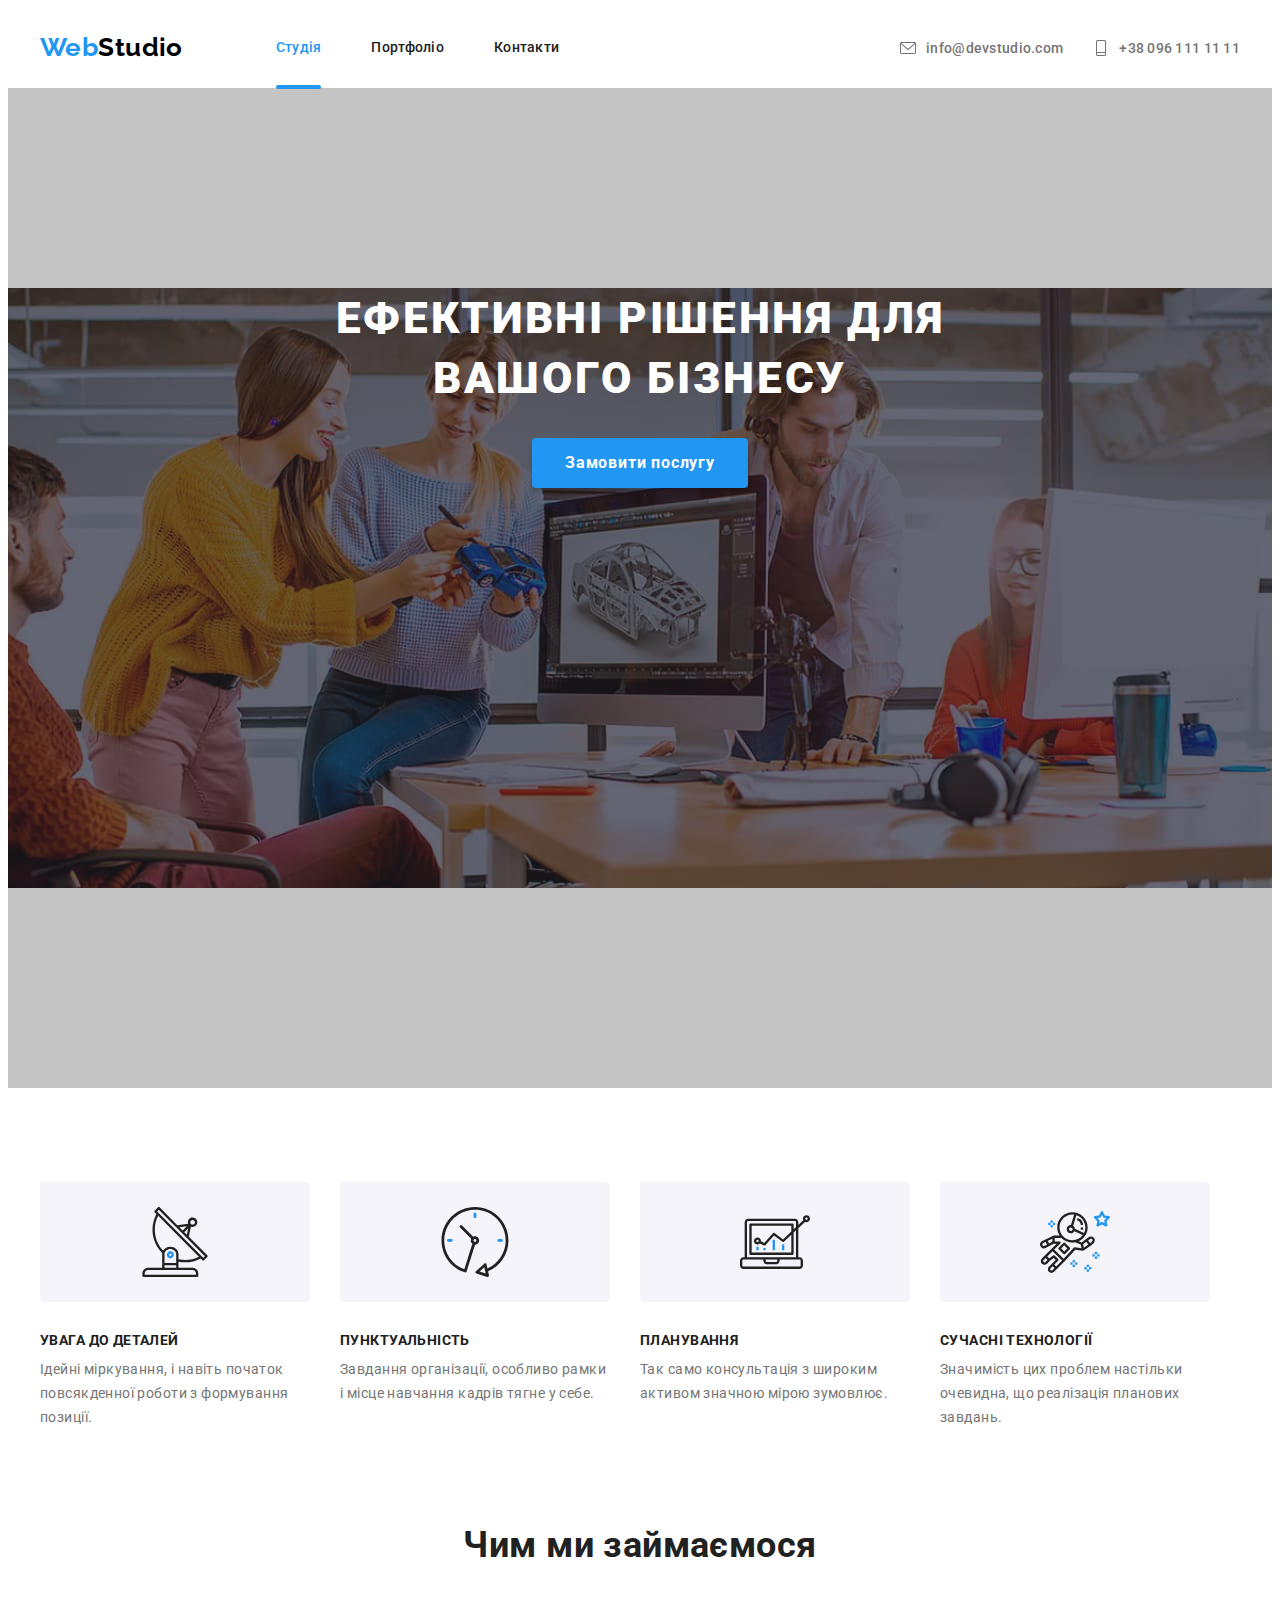
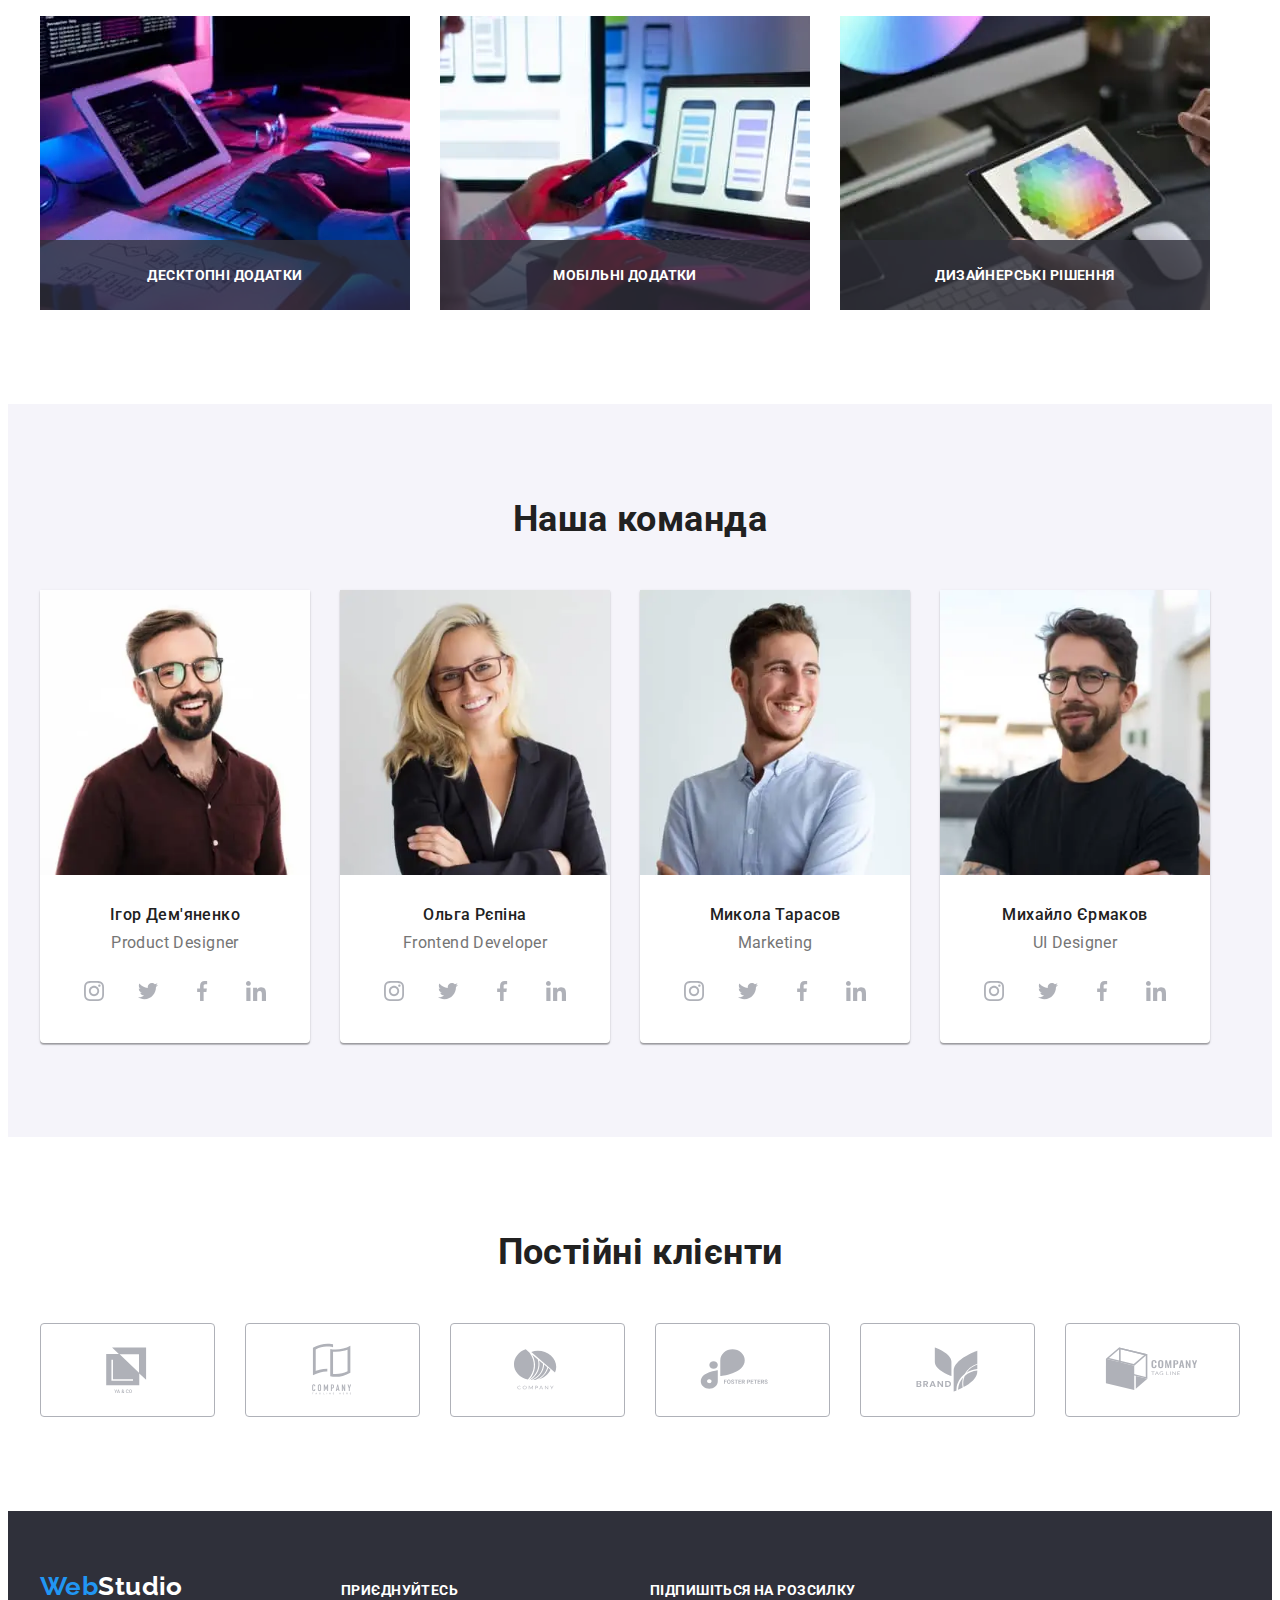
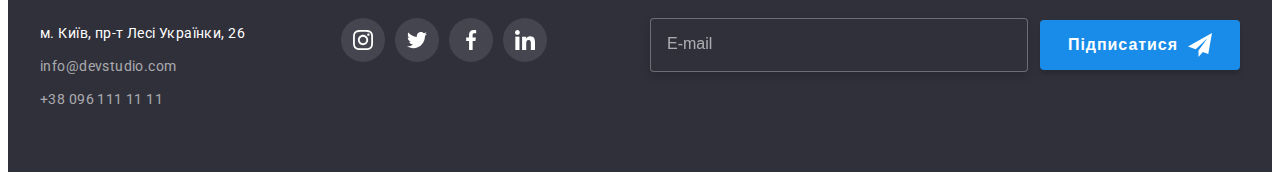
<file: index.html>
<!DOCTYPE html>
<html lang="uk">
  <head>
    <meta charset="UTF-8" />
    <meta http-equiv="X-UA-Compatible" content="IE=edge" />
    <meta name="viewport" content="width=device-width, initial-scale=1.0" />
    <title>Document</title>
    <link rel="preconnect" href="https://fonts.googleapis.com" />
    <link rel="preconnect" href="https://fonts.gstatic.com" crossorigin />
    <link
      href="https://fonts.googleapis.com/css2?family=Raleway:wght@700&family=Roboto:wght@400;500;700;900&display=swap"
      rel="stylesheet"
    />
    <link
      rel="stylesheet"
      href="https://cdnjs.cloudflare.com/ajax/libs/modern-normalize/1.1.0/modern-normalize.min.css"
      integrity="sha512-wpPYUAdjBVSE4KJnH1VR1HeZfpl1ub8YT/NKx4PuQ5NmX2tKuGu6U/JRp5y+Y8XG2tV+wKQpNHVUX03MfMFn9Q=="
      crossorigin="anonymous"
      referrerpolicy="no-referrer"
    />
    <link rel="stylesheet" href="./css/main.min.css" />
  </head>
  <body>
    <!-- ?Header -->
    <header class="page-header">
      <div class="nav container">
        <!-- ?Logo -->
        <a href="./index.html" class="logo link"
          >Web<span class="logo__black">Studio</span></a
        >
        <!-- ?Nav -->
        <nav class="main">
          <ul class="main-nav">
            <li class="main-nav__list">
              <a href="./index.html" class="main-nav__link link current"
                >Студія</a
              >
            </li>
            <li class="main-nav__list">
              <a href="./portfolio.html" class="main-nav__link link"
                >Портфоліо</a
              >
            </li>
            <li class="main-nav__list">
              <a href="" class="main-nav__link link">Контакти</a>
            </li>
          </ul>
        </nav>
        <!-- ?Menu Burger -->
        <button
          type="button"
          class="mobile-menu-btn"
          aria-expanded="false"
          data-menu-open
        >
          <svg
            class="mobile-menu-btn__opens"
            aria-label="Перемикач мобільного меня"
          >
            <use href="./images/svg/sprite.svg#icon-burger"></use>
          </svg>
        </button>
        <!-- ?Contact -->
        <ul class="contact">
          <li class="contact__list">
            <a href="mailto:info@devstudio.com" class="contact__list_link link">
              <svg class="contact__list_icon">
                <use href="./images/svg/sprite.svg#icon-email"></use>
              </svg>
              info@devstudio.com</a
            >
          </li>
          <li class="contact__list">
            <a href="tel:+380961111111" class="contact__list_link link">
              <svg class="contact__list_icon">
                <use href="./images/svg/sprite.svg#icon-phone"></use>
              </svg>
              +38 096 111 11 11</a
            >
          </li>
        </ul>
      </div>
      <!-- ?Modile menu  -->
      <div class="mobile-menu" id="mobile-menu" data-menu>
        <div class="container mobile-menu__container">
          <button class="mobile-menu__close" data-menu-close>
            <svg
              class="mobile-menu__close-icon"
              aria-label="Вимикач мобільного меня"
            >
              <use href="./images/svg/sprite.svg#icon-close"></use>
            </svg>
          </button>
          <ul class="mobile-menu__nav-list">
            <li>
              <a href="./index.html" class="mobile-menu__nav-item link current"
                >Студія</a
              >
            </li>
            <li>
              <a href="./portfolio.html" class="mobile-menu__nav-item link"
                >Портфоліо</a
              >
            </li>
            <li><a href="" class="mobile-menu__nav-item link">Контакти</a></li>
          </ul>
          <div class="mobile-menu__contact">
            <ul class="mobile-menu__contact-list">
              <li>
                <a
                  href="tel:+380961111111"
                  class="mobile-menu__contact-item-tel link"
                  >+38 096 111 11 11</a
                >
              </li>
              <li>
                <a
                  href="mailto:info@devstudio.com"
                  class="mobile-menu__contact-item-email link"
                  >info@devstudio.com</a
                >
              </li>
            </ul>
            <ul class="mobile-menu__social-list">
              <li>
                <a
                  href=""
                  class="mobile-menu__social-item mobile-menu__item link"
                  >Instagram</a
                >
              </li>
              <li>
                <a
                  href=""
                  class="mobile-menu__social-item mobile-menu__item link"
                  >Twitter</a
                >
              </li>
              <li>
                <a
                  href=""
                  class="mobile-menu__social-item mobile-menu__item link"
                  >Facebook</a
                >
              </li>
              <li>
                <a href="" class="mobile-menu__social-item link">LinkedIn</a>
              </li>
            </ul>
          </div>
        </div>
      </div>
    </header>
    <main>
      <!-- ?Section 1 -->
      <section class="hero section">
        <div class="container">
          <div class="hero__fons">
            <h1 class="hero__subtitle">Ефективні рішення для вашого бізнесу</h1>
            <button
              type="button"
              class="btn button button_hero"
              data-modal-open
            >
              <span class="button__text">Замовити послугу</span>
            </button>
          </div>
        </div>
      </section>
      <!-- ?Section 2 -->
      <section class="subject section">
        <div class="container">
          <h2 class="visually-hidden">Особливості</h2>
          <ul class="flex-block">
            <li class="svg">
              <div class="flex-block-svg">
                <svg class="flex-block-icon">
                  <use href="./images/svg/sprite.svg#icon-antenna"></use>
                </svg>
              </div>
              <h3 class="flex-block-subtitle">УВАГА ДО ДЕТАЛЕЙ</h3>
              <p class="desc">
                Ідейні міркування, і навіть початок повсякденної роботи з
                формування позиції.
              </p>
            </li>
            <li class="svg">
              <div class="flex-block-svg">
                <svg class="flex-block-icon">
                  <use href="./images/svg/sprite.svg#icon-clock"></use>
                </svg>
              </div>
              <h3 class="flex-block-subtitle">ПУНКТУАЛЬНІСТЬ</h3>
              <p class="desc">
                Завдання організації, особливо рамки і місце навчання кадрів
                тягне у себе.
              </p>
            </li>
            <li class="svg">
              <div class="flex-block-svg">
                <svg class="flex-block-icon">
                  <use href="./images/svg/sprite.svg#icon-diagram"></use>
                </svg>
              </div>
              <h3 class="flex-block-subtitle">ПЛАНУВАННЯ</h3>
              <p class="desc">
                Так само консультація з широким активом значною мірою зумовлює.
              </p>
            </li>
            <li class="svg">
              <div class="flex-block-svg">
                <svg class="flex-block-icon">
                  <use href="./images/svg/sprite.svg#icon-astronaut"></use>
                </svg>
              </div>
              <h3 class="flex-block-subtitle">СУЧАСНІ ТЕХНОЛОГІЇ</h3>
              <p class="desc">
                Значимість цих проблем настільки очевидна, що реалізація
                планових завдань.
              </p>
            </li>
          </ul>
        </div>
      </section>
      <!-- ?Section 3 -->
      <section class="headline section">
        <div class="container">
          <h2 class="slogan">Чим ми займаємося</h2>
          <ul class="gallery">
            <li class="imeg">
              <picture>
                <source
                  media="(min-width: 1200px)"
                  srcset="
                    ./images/index-section-2/box-1-d.webp    1x,
                    ./images/index-section-2/box-1-d@2x.webp 2x
                  "
                  type="image/webp"
                />
                <source
                  media="(min-width: 1200px)"
                  srcset="
                    ./images/index-section-2/box-1-d.jpg    1x,
                    ./images/index-section-2/box-1-d@2x.jpg 2x
                  "
                  type="image/jpg"
                />
                <img
                  src="./images/index-section-2/box-1-d.jpg"
                  alt="Клавіатура"
                  width="370"
                />
              </picture>
              <p class="box">Десктопні додатки</p>
            </li>
            <li class="imeg">
              <picture>
                <source
                  media="(min-width: 1200px)"
                  srcset="
                    ./images/index-section-2/box-2-d.webp    1x,
                    ./images/index-section-2/box-2-d@2x.webp 2x
                  "
                  type="image/webp"
                />
                <source
                  media="(min-width: 1200px)"
                  srcset="
                    ./images/index-section-2/box-2-d.jpg    1x,
                    ./images/index-section-2/box-2-d@2x.jpg 2x
                  "
                  type="image/jpg"
                />
                <img
                  src="./images/index-section-2/box-2-d.jpg"
                  alt="Телефон"
                  width="370"
                />
              </picture>
              <p class="box">Мобільні додатки</p>
            </li>
            <li class="imeg">
              <picture>
                <source
                  media="(min-width: 1200px)"
                  srcset="
                    ./images/index-section-2/box-3-d.webp    1x,
                    ./images/index-section-2/box-3-d@2x.webp 2x
                  "
                  type="image/webp"
                />
                <source
                  media="(min-width: 1200px)"
                  srcset="
                    ./images/index-section-2/box-3-d.jpg    1x,
                    ./images/index-section-2/box-3-d@2x.jpg 2x
                  "
                  type="image/jpg"
                />
                <img
                  src="./images/index-section-2/box-3-d.jpg"
                  alt="Планшет"
                  width="370"
                />
              </picture>
              <p class="box">Дизайнерські рішення</p>
            </li>
          </ul>
        </div>
      </section>
      <!-- ?Section 4 -->
      <section class="heading section">
        <div class="container">
          <h2 class="slogan">Наша команда</h2>
          <ul class="gallery">
            <li class="user">
              <picture>
                <source
                  media="(max-width: 767px)"
                  srcset="
                    ./images/index-section-3/Igor-m.webp    1x,
                    ./images/index-section-3/Igor-m@2x.webp 2x
                  "
                  type="image/webp"
                />
                <source
                  media="(min-width: 768px)"
                  srcset="
                    ./images/index-section-3/Igor-t.webp    1x,
                    ./images/index-section-3/Igor-t@2x.webp 2x
                  "
                  type="image/webp"
                />
                <source
                  media="(min-width: 1200px)"
                  srcset="
                    ./images/index-section-3/Igor-d.webp    1x,
                    ./images/index-section-3/Igor-d@2x.webp 2x
                  "
                  type="image/webp"
                />
                <source
                  media="(max-width: 767px)"
                  srcset="
                    ./images/index-section-3/Igor-m.jpg    1x,
                    ./images/index-section-3/Igor-m@2x.jpg 2x
                  "
                  type="image/jpg"
                />
                <source
                  media="(min-width: 768px)"
                  srcset="
                    ./images/index-section-3/Igor-t.jpg    1x,
                    ./images/index-section-3/Igor-t@2x.jpg 2x
                  "
                  type="image/jpg"
                />
                <source
                  media="(min-width: 1200px)"
                  srcset="
                    ./images/index-section-3/Igor-d.jpg    1x,
                    ./images/index-section-3/Igor-d@2x.jpg 2x
                  "
                  type="image/jpg"
                />
                <img src="./images/index-section-3/Igor-d.jpg" alt="foto" />
              </picture>
              <div class="user-contact">
                <h3 class="subtitle">Ігор Дем'яненко</h3>
                <p class="desc">Product Designer</p>
                <ul class="social-list-user list">
                  <li class="social-list-item">
                    <a
                      href="https://www.instagram.com/"
                      class="social-list-user-link"
                    >
                      <svg
                        lang="en"
                        aria-label="instagram icon"
                        class="social-list-icon"
                      >
                        <use
                          href="./images/svg/sprite.svg#icon-instagram"
                        ></use>
                      </svg>
                    </a>
                  </li>
                  <li class="social-list-item">
                    <a
                      href="https://twitter.com/"
                      class="social-list-user-link"
                    >
                      <svg
                        lang="en"
                        aria-label="twitter icon"
                        class="social-list-icon"
                      >
                        <use href="./images/svg/sprite.svg#icon-twitter"></use>
                      </svg>
                    </a>
                  </li>
                  <li class="social-list-item">
                    <a
                      href="https://www.facebook.com/"
                      class="social-list-user-link"
                    >
                      <svg
                        lang="en"
                        aria-label="facebook icon"
                        class="social-list-icon"
                      >
                        <use href="./images/svg/sprite.svg#icon-facebook"></use>
                      </svg>
                    </a>
                  </li>
                  <li class="social-list-item">
                    <a
                      href="https://www.linkedin.com/"
                      class="social-list-user-link"
                    >
                      <svg
                        lang="en"
                        aria-label="linkedin icon"
                        class="social-list-icon"
                      >
                        <use href="./images/svg/sprite.svg#icon-linkedin"></use>
                      </svg>
                    </a>
                  </li>
                </ul>
              </div>
            </li>
            <li class="user">
              <picture>
                <source
                  media="(max-width: 767px)"
                  srcset="
                    ./images/index-section-3/Olga-m.webp    1x,
                    ./images/index-section-3/Olga-m@2x.webp 2x
                  "
                  type="image/webp"
                />
                <source
                  media="(min-width: 768px)"
                  srcset="
                    ./images/index-section-3/Olga-t.webp    1x,
                    ./images/index-section-3/Olga-t@2x.webp 2x
                  "
                  type="image/webp"
                />
                <source
                  media="(min-width: 1200px)"
                  srcset="
                    ./images/index-section-3/Olga-d.webp    1x,
                    ./images/index-section-3/Olga-d@2x.webp 2x
                  "
                  type="image/webp"
                />
                <source
                  media="(max-width: 767px)"
                  srcset="
                    ./images/index-section-3/Olga-m.jpg    1x,
                    ./images/index-section-3/Olga-m@2x.jpg 2x
                  "
                  type="image/jpg"
                />
                <source
                  media="(min-width: 768px)"
                  srcset="
                    ./images/index-section-3/Olga-t.jpg    1x,
                    ./images/index-section-3/Olga-t@2x.jpg 2x
                  "
                  type="image/jpg"
                />
                <source
                  media="(min-width: 1200px)"
                  srcset="
                    ./images/index-section-3/Olga-d.jpg    1x,
                    ./images/index-section-3/Olga-d@2x.jpg 2x
                  "
                  type="image/jpg"
                />
                <img src="./images/index-section-3/Olga-d.jpg" alt="foto" />
              </picture>
              <div class="user-contact">
                <h3 class="subtitle">Ольга Рєпіна</h3>
                <p class="desc">Frontend Developer</p>
                <ul class="social-list-user list">
                  <li class="social-list-item">
                    <a
                      href="https://www.instagram.com/"
                      class="social-list-user-link"
                    >
                      <svg
                        lang="en"
                        aria-label="instagram icon"
                        class="social-list-icon"
                      >
                        <use
                          href="./images/svg/sprite.svg#icon-instagram"
                        ></use>
                      </svg>
                    </a>
                  </li>
                  <li class="social-list-item">
                    <a
                      href="https://twitter.com/"
                      class="social-list-user-link"
                    >
                      <svg
                        lang="en"
                        aria-label="twitter icon"
                        class="social-list-icon"
                      >
                        <use href="./images/svg/sprite.svg#icon-twitter"></use>
                      </svg>
                    </a>
                  </li>
                  <li class="social-list-item">
                    <a
                      href="https://www.facebook.com/"
                      class="social-list-user-link"
                    >
                      <svg
                        lang="en"
                        aria-label="facebook icon"
                        class="social-list-icon"
                      >
                        <use href="./images/svg/sprite.svg#icon-facebook"></use>
                      </svg>
                    </a>
                  </li>
                  <li class="social-list-item">
                    <a
                      href="https://www.linkedin.com/"
                      class="social-list-user-link"
                    >
                      <svg
                        lang="en"
                        aria-label="linkedin icon"
                        class="social-list-icon"
                      >
                        <use href="./images/svg/sprite.svg#icon-linkedin"></use>
                      </svg>
                    </a>
                  </li>
                </ul>
              </div>
            </li>
            <li class="user">
              <picture>
                <source
                  media="(max-width: 767px)"
                  srcset="
                    ./images/index-section-3/Mykola-m.webp    1x,
                    ./images/index-section-3/Mykola-m@2x.webp 2x
                  "
                  type="image/webp"
                />
                <source
                  media="(min-width: 768px)"
                  srcset="
                    ./images/index-section-3/Mykola-t.webp    1x,
                    ./images/index-section-3/Mykola-t@2x.webp 2x
                  "
                  type="image/webp"
                />
                <source
                  media="(min-width: 1200px)"
                  srcset="
                    ./images/index-section-3/Mykola-d.webp    1x,
                    ./images/index-section-3/Mykola-d@2x.webp 2x
                  "
                  type="image/webp"
                />
                <source
                  media="(max-width: 767px)"
                  srcset="
                    ./images/index-section-3/Mykola-m.jpg    1x,
                    ./images/index-section-3/Mykola-m@2x.jpg 2x
                  "
                  type="image/jpg"
                />
                <source
                  media="(min-width: 768px)"
                  srcset="
                    ./images/index-section-3/Mykola-t.jpg    1x,
                    ./images/index-section-3/Mykola-t@2x.jpg 2x
                  "
                  type="image/jpg"
                />
                <source
                  media="(min-width: 1200px)"
                  srcset="
                    ./images/index-section-3/Mykola-d.jpg    1x,
                    ./images/index-section-3/Mykola-d@2x.jpg 2x
                  "
                  type="image/jpg"
                />
                <img src="./images/index-section-3/Mykola-d.jpg" alt="foto" />
              </picture>
              <div class="user-contact">
                <h3 class="subtitle">Микола Тарасов</h3>
                <p class="desc">Marketing</p>
                <ul class="social-list-user list">
                  <li class="social-list-item">
                    <a
                      href="https://www.instagram.com/"
                      class="social-list-user-link"
                    >
                      <svg
                        lang="en"
                        aria-label="instagram icon"
                        class="social-list-icon"
                      >
                        <use
                          href="./images/svg/sprite.svg#icon-instagram"
                        ></use>
                      </svg>
                    </a>
                  </li>
                  <li class="social-list-item">
                    <a
                      href="https://twitter.com/"
                      class="social-list-user-link"
                    >
                      <svg
                        lang="en"
                        aria-label="twitter icon"
                        class="social-list-icon"
                      >
                        <use href="./images/svg/sprite.svg#icon-twitter"></use>
                      </svg>
                    </a>
                  </li>
                  <li class="social-list-item">
                    <a
                      href="https://www.facebook.com/"
                      class="social-list-user-link"
                    >
                      <svg
                        lang="en"
                        aria-label="facebook icon"
                        class="social-list-icon"
                      >
                        <use href="./images/svg/sprite.svg#icon-facebook"></use>
                      </svg>
                    </a>
                  </li>
                  <li class="social-list-item">
                    <a
                      href="https://www.linkedin.com/"
                      class="social-list-user-link"
                    >
                      <svg
                        lang="en"
                        aria-label="linkedin icon"
                        class="social-list-icon"
                      >
                        <use href="./images/svg/sprite.svg#icon-linkedin"></use>
                      </svg>
                    </a>
                  </li>
                </ul>
              </div>
            </li>
            <li class="user">
              <picture>
                <source
                  media="(max-width: 767px)"
                  srcset="
                    ./images/index-section-3/Mykhaylo-m.webp    1x,
                    ./images/index-section-3/Mykhaylo-m@2x.webp 2x
                  "
                  type="image/webp"
                />
                <source
                  media="(min-width: 768px)"
                  srcset="
                    ./images/index-section-3/Mykhaylo-t.webp    1x,
                    ./images/index-section-3/Mykhaylo-t@2x.webp 2x
                  "
                  type="image/webp"
                />
                <source
                  media="(min-width: 1200px)"
                  srcset="
                    ./images/index-section-3/Mykhaylo-d.webp    1x,
                    ./images/index-section-3/Mykhaylo-d@2x.webp 2x
                  "
                  type="image/webp"
                />
                <source
                  media="(max-width: 767px)"
                  srcset="
                    ./images/index-section-3/Mykhaylo-m.jpg    1x,
                    ./images/index-section-3/Mykhaylo-m@2x.jpg 2x
                  "
                  type="image/jpg"
                />
                <source
                  media="(min-width: 768px)"
                  srcset="
                    ./images/index-section-3/Mykhaylo-t.jpg    1x,
                    ./images/index-section-3/Mykhaylo-t@2x.jpg 2x
                  "
                  type="image/jpg"
                />
                <source
                  media="(min-width: 1200px)"
                  srcset="
                    ./images/index-section-3/Mykhaylo-d.jpg    1x,
                    ./images/index-section-3/Mykhaylo-d@2x.jpg 2x
                  "
                  type="image/jpg"
                />
                <img src="./images/index-section-3/Mykhaylo-d.jpg" alt="foto" />
              </picture>
              <div class="user-contact">
                <h3 class="subtitle">Михайло Єрмаков</h3>
                <p class="desc">UI Designer</p>
                <ul class="social-list-user list">
                  <li class="social-list-item">
                    <a
                      href="https://www.instagram.com/"
                      class="social-list-user-link"
                    >
                      <svg
                        lang="en"
                        aria-label="instagram icon"
                        class="social-list-icon"
                      >
                        <use
                          href="./images/svg/sprite.svg#icon-instagram"
                        ></use>
                      </svg>
                    </a>
                  </li>
                  <li class="social-list-item">
                    <a
                      href="https://twitter.com/"
                      class="social-list-user-link"
                    >
                      <svg
                        lang="en"
                        aria-label="twitter icon"
                        class="social-list-icon"
                      >
                        <use href="./images/svg/sprite.svg#icon-twitter"></use>
                      </svg>
                    </a>
                  </li>
                  <li class="social-list-item">
                    <a
                      href="https://www.facebook.com/"
                      class="social-list-user-link"
                    >
                      <svg
                        lang="en"
                        aria-label="facebook icon"
                        class="social-list-icon"
                      >
                        <use href="./images/svg/sprite.svg#icon-facebook"></use>
                      </svg>
                    </a>
                  </li>
                  <li class="social-list-item">
                    <a
                      href="https://www.linkedin.com/"
                      class="social-list-user-link"
                    >
                      <svg
                        lang="en"
                        aria-label="linkedin icon"
                        class="social-list-icon"
                      >
                        <use href="./images/svg/sprite.svg#icon-linkedin"></use>
                      </svg>
                    </a>
                  </li>
                </ul>
              </div>
            </li>
          </ul>
        </div>
      </section>
      <!-- ?Section 5 -->
      <section class="caption section">
        <div class="container">
          <h2 class="slogan">Постійні клієнти</h2>
          <ul class="slogan-list">
            <li class="slogan-item">
              <a href="" class="slogan-list-item">
                <svg aria-label="Сайт клієнта" class="slogan-list-icon">
                  <use href="./images/svg/sprite.svg#icon-logo-1"></use>
                </svg>
              </a>
            </li>
            <li class="slogan-item">
              <a href="" class="slogan-list-item">
                <svg aria-label="Сайт клієнта" class="slogan-list-icon">
                  <use href="./images/svg/sprite.svg#icon-logo-2"></use>
                </svg>
              </a>
            </li>
            <li class="slogan-item">
              <a href="" class="slogan-list-item">
                <svg aria-label="Сайт клієнта" class="slogan-list-icon">
                  <use href="./images/svg/sprite.svg#icon-logo-3"></use>
                </svg>
              </a>
            </li>
            <li class="slogan-item">
              <a href="" class="slogan-list-item">
                <svg aria-label="Сайт клієнта" class="slogan-list-icon">
                  <use href="./images/svg/sprite.svg#icon-logo-4"></use>
                </svg>
              </a>
            </li>
            <li class="slogan-item">
              <a href="" class="slogan-list-item">
                <svg aria-label="Сайт клієнта" class="slogan-list-icon">
                  <use href="./images/svg/sprite.svg#icon-logo-5"></use>
                </svg>
              </a>
            </li>
            <li class="slogan-item">
              <a href="" class="slogan-list-item">
                <svg aria-label="Сайт клієнта" class="slogan-list-icon">
                  <use href="./images/svg/sprite.svg#icon-logo-6"></use>
                </svg>
              </a>
            </li>
          </ul>
        </div>
      </section>
    </main>
    <!-- ?Footer -->
    <footer class="footer">
      <div class="container footer-list">
        <!-- ?Logo+Address -->
        <div class="footer-box">
          <div class="logo-address">
            <a href="./index.html" class="logo logo-footer link">
              Web<span class="logo__white">Studio</span>
            </a>
            <address>
              <ul class="block-address">
                <li class="contact-footer">
                  <a
                    href="https://goo.gl/maps/CPtrU1FHBa2aNyZL9"
                    target="_blank"
                    rel="noopener noreferrer nofollow"
                    class="link-maps link"
                    >м. Київ, пр-т Лесі Українки, 26</a
                  >
                </li>
                <li class="list contact-footer">
                  <a href="mailto:info@devstudio.com" class="contact-link link"
                    >info@devstudio.com</a
                  >
                </li>
                <li class="list contact-footer">
                  <a href="tel:+380961111111" class="contact-link link tel"
                    >+38 096 111 11 11</a
                  >
                </li>
              </ul>
            </address>
          </div>
          <!-- ?Sign-up -->
          <div class="footer-web-contact">
            <b class="web-contact-list">Приєднуйтесь</b>
            <ul class="footer-social-list list">
              <li class="social-list-item">
                <a href="https://www.instagram.com/" class="social-list-link">
                  <svg
                    lang="en"
                    aria-label="instagram icon"
                    class="social-list-icon"
                  >
                    <use
                      href="./images/svg/sprite.svg#icon-instagram-white"
                    ></use>
                  </svg>
                </a>
              </li>
              <li class="social-list-item">
                <a href="https://twitter.com/" class="social-list-link">
                  <svg
                    lang="en"
                    aria-label="twitter icon"
                    class="social-list-icon"
                  >
                    <use
                      href="./images/svg/sprite.svg#icon-twitter-white"
                    ></use>
                  </svg>
                </a>
              </li>
              <li class="social-list-item">
                <a href="https://www.facebook.com/" class="social-list-link">
                  <svg
                    lang="en"
                    aria-label="facebook icon"
                    class="social-list-icon"
                  >
                    <use
                      href="./images/svg/sprite.svg#icon-facebook-white"
                    ></use>
                  </svg>
                </a>
              </li>
              <li class="social-list-item">
                <a href="https://www.linkedin.com/" class="social-list-link">
                  <svg
                    lang="en"
                    aria-label="linkedin icon"
                    class="social-list-icon"
                  >
                    <use
                      href="./images/svg/sprite.svg#icon-linkedin-white"
                    ></use>
                  </svg>
                </a>
              </li>
            </ul>
          </div>
        </div>
        <!-- ?Підпишіться на розсилку -->
        <div class="sign-up">
          <p class="sign-up-text">Підпишіться на розсилку</p>
          <form class="footer-form">
            <label class="footer-form-email">
              <input
                type="email"
                class="footer-form-input"
                name="user_email"
                placeholder="E-mail"
              />
            </label>
            <button class="btn footer-form-submit">
              Підписатися
              <svg class="footer-form-submit-icon">
                <use href="./images/svg/sprite.svg#icon-sign-up"></use>
              </svg>
            </button>
          </form>
        </div>
      </div>
    </footer>
    <!-- ?Модальне вікно -->
    <div class="backdrop is-hidden" data-modal>
      <div class="modal">
        <button type="button" class="btn modal__close-btn" data-modal-close>
          <svg class="modal__close-icon" width="18px" height="18px">
            <use href="./images/svg/sprite.svg#icon-close"></use>
          </svg>
        </button>
        <p class="modal__form-title">Залиште свої дані, ми вам передзвонимо</p>
        <form class="modal-form">
          <label class="modal-form__field">
            <span class="modal-form__fiald-desc">Ім'я</span>
            <span class="modal-form__input-wrapper">
              <input
                type="text"
                class="modal-form__input"
                required
                pattern="[a-zA-Zа-яА-ЯіІїЇ]+"
                name="user-name"
              />
              <svg class="modal-form__input-icon" width="18px" height="18px">
                <use href="./images/svg/sprite.svg#icon-form-name"></use>
              </svg>
            </span>
          </label>
          <label class="modal-form__field">
            <span class="modal-form__fiald-desc">Телефон</span>
            <span class="modal-form__input-wrapper">
              <input
                type="tel"
                class="modal-form__input"
                required
                pattern="[0-9]{3}-[0-9]{3}-[0-9]{2}-[0-9]{2}"
                title="xxx-xxx-xx-xx"
                name="user_phone"
              />
              <svg class="modal-form__input-icon" width="18px" height="18px">
                <use href="./images/svg/sprite.svg#icon-form-phone"></use>
              </svg>
            </span>
          </label>
          <label class="modal-form__field">
            <span class="modal-form__fiald-desc">Пошта</span>
            <span class="modal-form__input-wrapper">
              <input
                type="email"
                class="modal-form__input"
                required
                name="user_email"
              />
              <svg class="modal-form__input-icon" width="18px" height="18px">
                <use href="./images/svg/sprite.svg#icon-form-email"></use>
              </svg>
            </span>
          </label>
          <label class="modal-form__field-message">
            <span class="modal-form__fiald-desc">Коментар</span>
            <textarea
              name="user_message"
              class="modal-form__message"
              placeholder="Введіть текст"
            ></textarea>
          </label>
          <label class="modal-form__check-field">
            <input
              type="checkbox"
              class="modal-form__check visually-hidden"
              required
              name="user_policy"
            />
            <svg class="modal-form__checkbox-icon">
              <use
                class="modal-form__checkbox-icon-on"
                href="./images/svg/sprite.svg#icon-form-check"
              ></use>
            </svg>
            <span class="modal-form__check-field-link">
              Погоджуюся з розсилкою та приймаю&nbsp;<a
                href=""
                class="modal-form__check-field-link-contract link"
                >Умови договору</a
              >
            </span>
          </label>
          <button type="submit" class="btn modal-form-submit">
            Відправити
          </button>
        </form>
      </div>
    </div>
    <script src="./js/menu.js"></script>
    <script src="./js/modal.js"></script>
  </body>
</html>
</file>
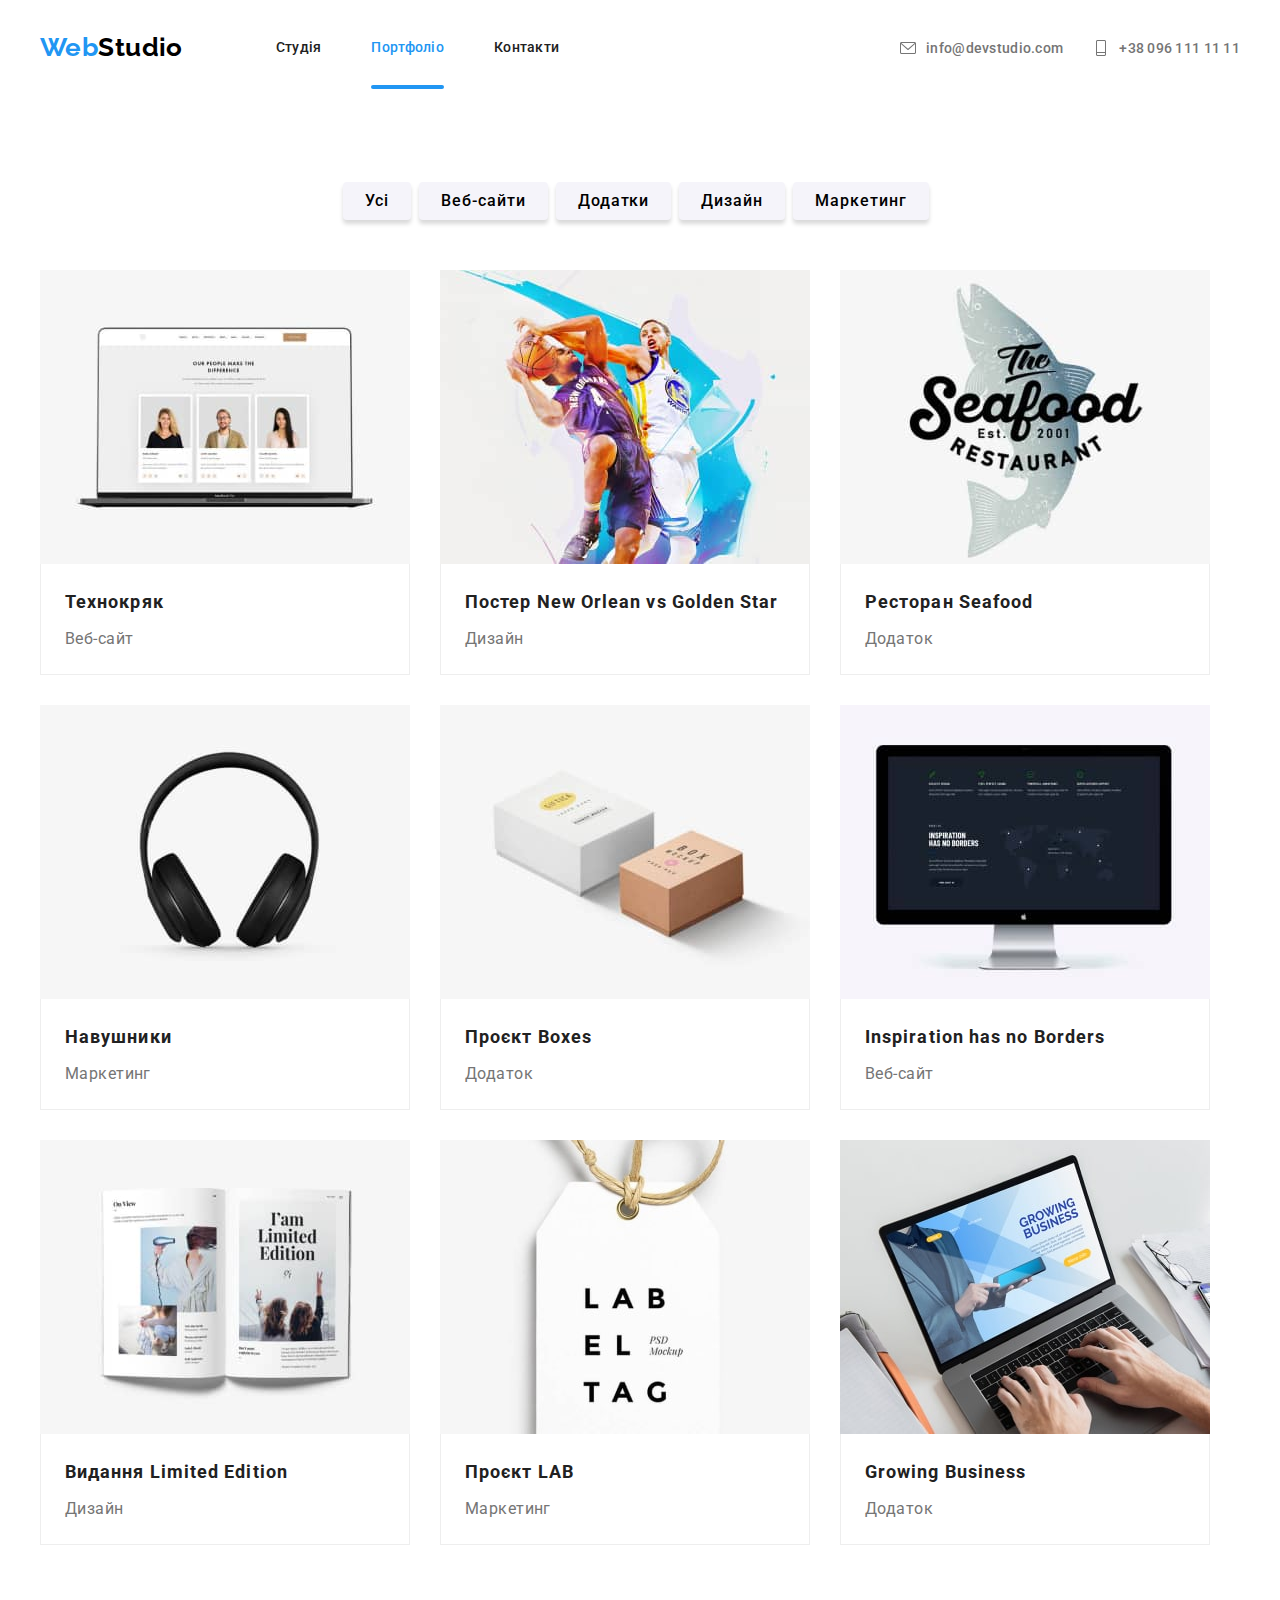
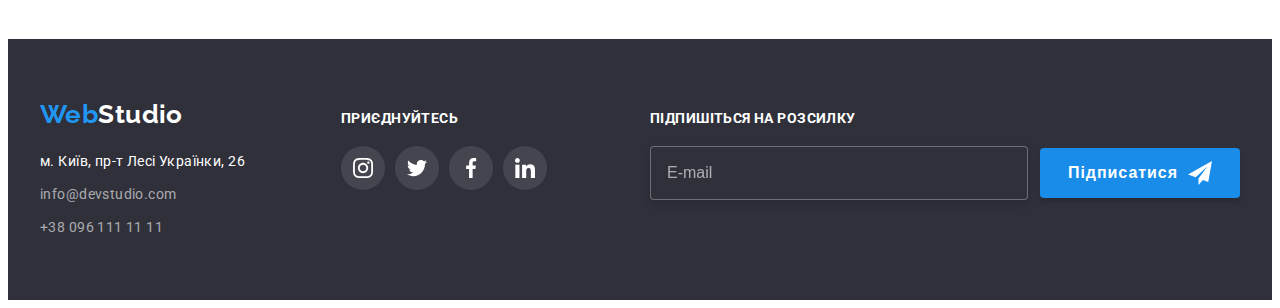
<file: portfolio.html>
<!DOCTYPE html>
<html lang="uk">
  <head>
    <meta charset="UTF-8" />
    <meta http-equiv="X-UA-Compatible" content="IE=edge" />
    <meta name="viewport" content="width=device-width, initial-scale=1.0" />
    <title>Portfolio</title>
    <link rel="preconnect" href="https://fonts.googleapis.com" />
    <link rel="preconnect" href="https://fonts.gstatic.com" crossorigin />
    <link
      href="https://fonts.googleapis.com/css2?family=Raleway:wght@700&family=Roboto:wght@400;500;700;900&display=swap"
      rel="stylesheet"
    />
    <link
      rel="stylesheet"
      href="https://cdnjs.cloudflare.com/ajax/libs/modern-normalize/1.1.0/modern-normalize.min.css"
      integrity="sha512-wpPYUAdjBVSE4KJnH1VR1HeZfpl1ub8YT/NKx4PuQ5NmX2tKuGu6U/JRp5y+Y8XG2tV+wKQpNHVUX03MfMFn9Q=="
      crossorigin="anonymous"
      referrerpolicy="no-referrer"
    />
    <link rel="stylesheet" href="./css/main.min.css" />
  </head>
  <body>
    <!-- ?Header -->
    <header class="page-header">
      <div class="nav container">
        <!-- ?Logo -->
        <a href="./index.html" class="logo link"
          >Web<span class="logo__black">Studio</span></a
        >
        <!-- ?Nav -->
        <nav class="main">
          <ul class="main-nav">
            <li class="main-nav__list">
              <a href="./index.html" class="main-nav__link link">Студія</a>
            </li>
            <li class="main-nav__list">
              <a href="./portfolio.html" class="main-nav__link link current"
                >Портфоліо</a
              >
            </li>
            <li class="main-nav__list">
              <a href="" class="main-nav__link link">Контакти</a>
            </li>
          </ul>
        </nav>
        <!-- ?Menu Burger -->
        <button
          type="button"
          class="mobile-menu-btn"
          aria-expanded="false"
          data-menu-open
        >
          <svg
            class="mobile-menu-btn__opens"
            aria-label="Перемикач мобільного меня"
          >
            <use href="./images/svg/sprite.svg#icon-burger"></use>
          </svg>
        </button>
        <!-- ?Contact -->
        <ul class="contact">
          <li class="contact__list">
            <a href="mailto:info@devstudio.com" class="contact__list_link link">
              <svg class="contact__list_icon">
                <use href="./images/svg/sprite.svg#icon-email"></use>
              </svg>
              info@devstudio.com</a
            >
          </li>
          <li class="contact__list">
            <a href="tel:+380961111111" class="contact__list_link link">
              <svg class="contact__list_icon">
                <use href="./images/svg/sprite.svg#icon-phone"></use>
              </svg>
              +38 096 111 11 11</a
            >
          </li>
        </ul>
      </div>
      <!-- ?Modile menu  -->
      <div class="mobile-menu" id="mobile-menu" data-menu>
        <div class="container mobile-menu__container">
          <button class="mobile-menu__close" data-menu-close>
            <svg
              class="mobile-menu__close-icon"
              aria-label="Вимикач мобільного меня"
            >
              <use href="./images/svg/sprite.svg#icon-close"></use>
            </svg>
          </button>
          <ul class="mobile-menu__nav-list">
            <li>
              <a href="./index.html" class="mobile-menu__nav-item link"
                >Студія</a
              >
            </li>
            <li>
              <a
                href="./portfolio.html"
                class="mobile-menu__nav-item link current"
                >Портфоліо</a
              >
            </li>
            <li><a href="" class="mobile-menu__nav-item link">Контакти</a></li>
          </ul>
          <div class="mobile-menu__contact">
            <ul class="mobile-menu__contact-list">
              <li>
                <a
                  href="tel:+380961111111"
                  class="mobile-menu__contact-item-tel link"
                  >+38 096 111 11 11</a
                >
              </li>
              <li>
                <a
                  href="mailto:info@devstudio.com"
                  class="mobile-menu__contact-item-email link"
                  >info@devstudio.com</a
                >
              </li>
            </ul>
            <ul class="mobile-menu__social-list">
              <li>
                <a
                  href=""
                  class="mobile-menu__social-item mobile-menu__item link"
                  >Instagram</a
                >
              </li>
              <li>
                <a
                  href=""
                  class="mobile-menu__social-item mobile-menu__item link"
                  >Twitter</a
                >
              </li>
              <li>
                <a
                  href=""
                  class="mobile-menu__social-item mobile-menu__item link"
                  >Facebook</a
                >
              </li>
              <li>
                <a href="" class="mobile-menu__social-item link">LinkedIn</a>
              </li>
            </ul>
          </div>
        </div>
      </div>
    </header>
    <main>
      <!-- ?Portfolio -->
      <section class="portfolio section">
        <div class="container">
          <h1 class="visually-hidden">Портфоліо</h1>
          <ul class="footer-list-btn list">
            <li><button type="button" class="btn button">Усі</button></li>
            <li><button type="button" class="btn button">Веб-сайти</button></li>
            <li><button type="button" class="btn button">Додатки</button></li>
            <li><button type="button" class="btn button">Дизайн</button></li>
            <li><button type="button" class="btn button">Маркетинг</button></li>
          </ul>
          <ul class="gallery-items">
            <li class="items">
              <a href="" class="items-shadow">
                <div class="gallery-items-overlay">
                  <picture>
                    <source
                      media="(min-width:1200px)"
                      srcset="
                        ./images/portfolio/img-1-d.jpg    1x,
                        ./images/portfolio/img-1-d@2x.jpg 2x
                      "
                    />
                    <source
                      media="(min-width:768px)"
                      srcset="
                        ./images/portfolio/img-1-t.jpg    1x,
                        ./images/portfolio/img-1-t@2x.jpg 2x
                      "
                    />
                    <img
                      srcset="
                        ./images/portfolio/img-1-m.jpg    1x,
                        ./images/portfolio/img-1-m@2x.jpg 2x
                      "
                      src="./images/portfolio/img-1-m.jpg"
                      alt="image"
                      loading="lazy"
                    />
                  </picture>
                  <p class="overlay">
                    Ресурс пропонує комплексні пропозиції з різним рівнем
                    функціоналу та сервісів. Все це дозволить відвідувачу
                    отримати вичерпні відомості про компанію чи приватну особу.
                  </p>
                </div>
                <div class="text">
                  <h2 class="slogan">Технокряк</h2>
                  <p class="desc">Веб-сайт</p>
                </div>
              </a>
            </li>
            <li class="items">
              <a href="" class="items-shadow">
                <div class="gallery-items-overlay">
                  <picture>
                    <source
                      media="(min-width:1200px)"
                      srcset="
                        ./images/portfolio/img-2-d.jpg    1x,
                        ./images/portfolio/img-2-d@2x.jpg 2x
                      "
                    />
                    <source
                      media="(min-width:768px)"
                      srcset="
                        ./images/portfolio/img-2-t.jpg    1x,
                        ./images/portfolio/img-2-t@2x.jpg 2x
                      "
                    />
                    <img
                      srcset="
                        ./images/portfolio/img-2-m.jpg    1x,
                        ./images/portfolio/img-2-m@2x.jpg 2x
                      "
                      src="./images/portfolio/img-2-m.jpg"
                      alt="image"
                      loading="lazy"
                    />
                  </picture>
                  <p class="overlay">
                    Ресурс пропонує комплексні пропозиції з різним рівнем
                    функціоналу та сервісів. Все це дозволить відвідувачу
                    отримати вичерпні відомості про компанію чи приватну особу.
                  </p>
                </div>
                <div class="text">
                  <h2 class="slogan">Постер New Orlean vs Golden Star</h2>
                  <p class="desc">Дизайн</p>
                </div>
              </a>
            </li>
            <li class="items">
              <a href="" class="items-shadow">
                <div class="gallery-items-overlay">
                  <picture>
                    <source
                      media="(min-width:1200px)"
                      srcset="
                        ./images/portfolio/img-3-d.jpg    1x,
                        ./images/portfolio/img-3-d@2x.jpg 2x
                      "
                    />
                    <source
                      media="(min-width:768px)"
                      srcset="
                        ./images/portfolio/img-3-t.jpg    1x,
                        ./images/portfolio/img-3-t@2x.jpg 2x
                      "
                    />
                    <img
                      srcset="
                        ./images/portfolio/img-3-m.jpg    1x,
                        ./images/portfolio/img-3-m@2x.jpg 2x
                      "
                      src="./images/portfolio/img-3-m.jpg"
                      alt="image"
                      loading="lazy"
                    />
                  </picture>
                  <p class="overlay">
                    Ресурс пропонує комплексні пропозиції з різним рівнем
                    функціоналу та сервісів. Все це дозволить відвідувачу
                    отримати вичерпні відомості про компанію чи приватну особу.
                  </p>
                </div>
                <div class="text">
                  <h2 class="slogan">Ресторан Seafood</h2>
                  <p class="desc">Додаток</p>
                </div>
              </a>
            </li>
            <li class="items">
              <a href="" class="items-shadow">
                <div class="gallery-items-overlay">
                  <picture>
                    <source
                      media="(min-width:1200px)"
                      srcset="
                        ./images/portfolio/img-4-d.jpg    1x,
                        ./images/portfolio/img-4-d@2x.jpg 2x
                      "
                    />
                    <source
                      media="(min-width:768px)"
                      srcset="
                        ./images/portfolio/img-4-t.jpg    1x,
                        ./images/portfolio/img-4-t@2x.jpg 2x
                      "
                    />
                    <img
                      srcset="
                        ./images/portfolio/img-4-m.jpg    1x,
                        ./images/portfolio/img-4-m@2x.jpg 2x
                      "
                      src="./images/portfolio/img-4-m.jpg"
                      alt="image"
                      loading="lazy"
                    />
                  </picture>
                  <p class="overlay">
                    Ресурс пропонує комплексні пропозиції з різним рівнем
                    функціоналу та сервісів. Все це дозволить відвідувачу
                    отримати вичерпні відомості про компанію чи приватну особу.
                  </p>
                </div>
                <div class="text">
                  <h2 class="slogan">Навушники</h2>
                  <p class="desc">Маркетинг</p>
                </div>
              </a>
            </li>
            <li class="items">
              <a href="" class="items-shadow">
                <div class="gallery-items-overlay">
                  <picture>
                    <source
                      media="(min-width:1200px)"
                      srcset="
                        ./images/portfolio/img-5-d.jpg    1x,
                        ./images/portfolio/img-5-d@2x.jpg 2x
                      "
                    />
                    <source
                      media="(min-width:768px)"
                      srcset="
                        ./images/portfolio/img-5-t.jpg    1x,
                        ./images/portfolio/img-5-t@2x.jpg 2x
                      "
                    />
                    <img
                      srcset="
                        ./images/portfolio/img-5-m.jpg    1x,
                        ./images/portfolio/img-5-m@2x.jpg 2x
                      "
                      src="./images/portfolio/img-5-m.jpg"
                      alt="image"
                      loading="lazy"
                    />
                  </picture>
                  <p class="overlay">
                    Ресурс пропонує комплексні пропозиції з різним рівнем
                    функціоналу та сервісів. Все це дозволить відвідувачу
                    отримати вичерпні відомості про компанію чи приватну особу.
                  </p>
                </div>
                <div class="text">
                  <h2 class="slogan">Проєкт Boxes</h2>
                  <p class="desc">Додаток</p>
                </div>
              </a>
            </li>
            <li class="items">
              <a href="" class="items-shadow">
                <div class="gallery-items-overlay">
                  <picture>
                    <source
                      media="(min-width:1200px)"
                      srcset="
                        ./images/portfolio/img-6-d.jpg    1x,
                        ./images/portfolio/img-6-d@2x.jpg 2x
                      "
                    />
                    <source
                      media="(min-width:768px)"
                      srcset="
                        ./images/portfolio/img-6-t.jpg    1x,
                        ./images/portfolio/img-6-t@2x.jpg 2x
                      "
                    />
                    <img
                      srcset="
                        ./images/portfolio/img-6-m.jpg    1x,
                        ./images/portfolio/img-6-m@2x.jpg 2x
                      "
                      src="./images/portfolio/img-6-m.jpg"
                      alt="image"
                      loading="lazy"
                    />
                  </picture>
                  <p class="overlay">
                    Ресурс пропонує комплексні пропозиції з різним рівнем
                    функціоналу та сервісів. Все це дозволить відвідувачу
                    отримати вичерпні відомості про компанію чи приватну особу.
                  </p>
                </div>
                <div class="text">
                  <h2 class="slogan">Inspiration has no Borders</h2>
                  <p class="desc">Веб-сайт</p>
                </div>
              </a>
            </li>
            <li class="items">
              <a href="" class="items-shadow">
                <div class="gallery-items-overlay">
                  <picture>
                    <source
                      media="(min-width:1200px)"
                      srcset="
                        ./images/portfolio/img-7-d.jpg    1x,
                        ./images/portfolio/img-7-d@2x.jpg 2x
                      "
                    />
                    <source
                      media="(min-width:768px)"
                      srcset="
                        ./images/portfolio/img-7-t.jpg    1x,
                        ./images/portfolio/img-7-t@2x.jpg 2x
                      "
                    />
                    <img
                      srcset="
                        ./images/portfolio/img-7-m.jpg    1x,
                        ./images/portfolio/img-7-m@2x.jpg 2x
                      "
                      src="./images/portfolio/img-7-t.jpg"
                      alt="image"
                      loading="lazy"
                    />
                  </picture>
                  <p class="overlay">
                    Ресурс пропонує комплексні пропозиції з різним рівнем
                    функціоналу та сервісів. Все це дозволить відвідувачу
                    отримати вичерпні відомості про компанію чи приватну особу.
                  </p>
                </div>
                <div class="text">
                  <h2 class="slogan">Видання Limited Edition</h2>
                  <p class="desc">Дизайн</p>
                </div>
              </a>
            </li>
            <li class="items">
              <a href="" class="items-shadow">
                <div class="gallery-items-overlay">
                  <picture>
                    <source
                      media="(min-width:1200px)"
                      srcset="
                        ./images/portfolio/img-8-d.jpg    1x,
                        ./images/portfolio/img-8-d@2x.jpg 2x
                      "
                    />
                    <source
                      media="(min-width:768px)"
                      srcset="
                        ./images/portfolio/img-8-t.jpg    1x,
                        ./images/portfolio/img-8-t@2x.jpg 2x
                      "
                    />
                    <img
                      srcset="
                        ./images/portfolio/img-8-m.jpg    1x,
                        ./images/portfolio/img-8-m@2x.jpg 2x
                      "
                      src="./images/portfolio/img-8-m.jpg"
                      alt="image"
                      loading="lazy"
                    />
                  </picture>
                  <p class="overlay">
                    Ресурс пропонує комплексні пропозиції з різним рівнем
                    функціоналу та сервісів. Все це дозволить відвідувачу
                    отримати вичерпні відомості про компанію чи приватну особу.
                  </p>
                </div>
                <div class="text">
                  <h2 class="slogan">Проєкт LAB</h2>
                  <p class="desc">Маркетинг</p>
                </div>
              </a>
            </li>
            <li class="items">
              <a href="" class="items-shadow">
                <div class="gallery-items-overlay">
                  <picture>
                    <source
                      media="(min-width:1200px)"
                      srcset="
                        ./images/portfolio/img-9-d.jpg    1x,
                        ./images/portfolio/img-9-d@2x.jpg 2x
                      "
                    />
                    <source
                      media="(min-width:768px)"
                      srcset="
                        ./images/portfolio/img-9-t.jpg    1x,
                        ./images/portfolio/img-9-t@2x.jpg 2x
                      "
                    />
                    <img
                      srcset="
                        ./images/portfolio/img-9-m.jpg    1x,
                        ./images/portfolio/img-9-m@2x.jpg 2x
                      "
                      src="./images/portfolio/img-9-m.jpg"
                      alt="image"
                      loading="lazy"
                    />
                  </picture>
                  <p class="overlay">
                    Ресурс пропонує комплексні пропозиції з різним рівнем
                    функціоналу та сервісів. Все це дозволить відвідувачу
                    отримати вичерпні відомості про компанію чи приватну особу.
                  </p>
                </div>
                <div class="text">
                  <h2 class="slogan">Growing Business</h2>
                  <p class="desc">Додаток</p>
                </div>
              </a>
            </li>
          </ul>
        </div>
      </section>
    </main>
    <!-- ?Footer -->
    <footer class="footer">
      <div class="container footer-list">
        <!-- ?Logo+Address -->
        <div class="footer-box">
          <div class="logo-address">
            <a href="./index.html" class="logo logo-footer link">
              Web<span class="logo__white">Studio</span>
            </a>
            <address>
              <ul class="block-address">
                <li class="contact-footer">
                  <a
                    href="https://goo.gl/maps/CPtrU1FHBa2aNyZL9"
                    target="_blank"
                    rel="noopener noreferrer nofollow"
                    class="link-maps link"
                    >м. Київ, пр-т Лесі Українки, 26</a
                  >
                </li>
                <li class="list contact-footer">
                  <a href="mailto:info@devstudio.com" class="contact-link link"
                    >info@devstudio.com</a
                  >
                </li>
                <li class="list contact-footer">
                  <a href="tel:+380961111111" class="contact-link link tel"
                    >+38 096 111 11 11</a
                  >
                </li>
              </ul>
            </address>
          </div>
          <!-- ?Sign-up -->
          <div class="footer-web-contact">
            <b class="web-contact-list">Приєднуйтесь</b>
            <ul class="footer-social-list list">
              <li class="social-list-item">
                <a href="https://www.instagram.com/" class="social-list-link">
                  <svg
                    lang="en"
                    aria-label="instagram icon"
                    class="social-list-icon"
                  >
                    <use
                      href="./images/svg/sprite.svg#icon-instagram-white"
                    ></use>
                  </svg>
                </a>
              </li>
              <li class="social-list-item">
                <a href="https://twitter.com/" class="social-list-link">
                  <svg
                    lang="en"
                    aria-label="twitter icon"
                    class="social-list-icon"
                  >
                    <use
                      href="./images/svg/sprite.svg#icon-twitter-white"
                    ></use>
                  </svg>
                </a>
              </li>
              <li class="social-list-item">
                <a href="https://www.facebook.com/" class="social-list-link">
                  <svg
                    lang="en"
                    aria-label="facebook icon"
                    class="social-list-icon"
                  >
                    <use
                      href="./images/svg/sprite.svg#icon-facebook-white"
                    ></use>
                  </svg>
                </a>
              </li>
              <li class="social-list-item">
                <a href="https://www.linkedin.com/" class="social-list-link">
                  <svg
                    lang="en"
                    aria-label="linkedin icon"
                    class="social-list-icon"
                  >
                    <use
                      href="./images/svg/sprite.svg#icon-linkedin-white"
                    ></use>
                  </svg>
                </a>
              </li>
            </ul>
          </div>
        </div>
        <!-- ?Підпишіться на розсилку -->
        <div class="sign-up">
          <p class="sign-up-text">Підпишіться на розсилку</p>
          <form class="footer-form">
            <label class="footer-form-email">
              <input
                type="email"
                class="footer-form-input"
                name="user_email"
                placeholder="E-mail"
              />
            </label>
            <button class="btn footer-form-submit">
              Підписатися
              <svg class="footer-form-submit-icon">
                <use href="./images/svg/sprite.svg#icon-sign-up"></use>
              </svg>
            </button>
          </form>
        </div>
      </div>
    </footer>
    <script src="./js/menu.js"></script>
  </body>
</html>
</file>
<file: css/main.min.css>
:root{--background-color-fond-hero: #C4C4C4;--background-color-white: #ffffff;--background-color-fond: #2F303A;--text-color-white: #ffffff;--text-color-silver: #757575;--text-color-black: #212121;--button-color: #2196f3;--accent-color: #000000;--subject-background-color: #f5f5f5;--heading-background-color: #F5F4FA;--border-items-color: #eeeeee;--border-header-color: #ECECEC;--border-coption-color: #AFB1B8;--color-icon: #AFB1B8;--transition-animacion: 250ms cubic-bezier(0.4, 0, 0.2, 1);--modal-butoon: #188CE8}.overlay,.slogan-list-item,.social-list-user-link,.button__text,.modal-form__check-field,.modal__close-btn{display:flex;align-items:center;justify-content:center}.visually-hidden{position:absolute;width:1px;height:1px;margin:-1px;padding:0;overflow:hidden;border:0;clip:rect(0 0 0 0)}h1,h2,h3,p{margin-top:0px;margin-bottom:0px}ul,ol{margin-top:0px;margin-bottom:0px;padding-left:0px;list-style:none}button{cursor:pointer}img{display:block;max-width:100%;height:auto}body{background-color:var(--background-color-white);color:var(--text-color-black);font-family:Roboto,sans-serif;font-size:14px;letter-spacing:.03em}.link{text-decoration:none}@media screen and (max-width: 767px){.section{padding-top:60px;padding-bottom:60px}}@media screen and (max-width: 1199px){.section{padding-top:60px;padding-bottom:60px}}@media screen and (min-width: 1200px){.section{padding-top:94px;padding-bottom:94px}}.slogan{text-align:center;margin-bottom:30px;font-size:28px;font-weight:700;line-height:1.1428571429}.container{padding-left:15px;padding-right:15px;margin-left:auto;margin-right:auto}@media screen and (min-width: 480px){.container{width:480px}}@media screen and (min-width: 768px){.container{width:768px}}@media screen and (min-width: 1200px){.container{width:1200px}}.btn{justify-content:center;align-items:center;text-align:center;height:50px;background-color:var(--button-color);letter-spacing:.06em;box-shadow:0px 4px 4px rgba(0,0,0,.15);border-radius:4px;border:none}.logo{font-family:"Raleway";font-size:24px;font-weight:700;line-height:1.1666666667;color:var(--button-color)}@media screen and (min-width: 768px){.logo{margin-right:87px}}@media screen and (min-width: 1200px){.logo{margin-right:93px;font-size:26px;font-weight:700;line-height:1.1923076923}}.logo__black{font-family:"Raleway";font-size:24px;font-weight:700;line-height:1.1666666667;color:var(--accent-color)}@media screen and (min-width: 1200px){.logo__black{font-size:26px;font-weight:700;line-height:1.1923076923}}.logo__white{font-family:"Raleway";font-size:24px;font-weight:700;line-height:1.1666666667;color:var(--text-color-white)}@media screen and (min-width: 1200px){.logo__white{font-size:26px;font-weight:700;line-height:1.1923076923}}.mobile-menu{position:fixed;top:0;left:0;z-index:100;width:100%;height:100%;opacity:0;visibility:hidden;pointer-events:none;transform:translateY(0%);transition:var(--transition-animacion)}.mobile-menu.is-open{opacity:1;visibility:visible;pointer-events:auto}@media screen and (min-width: 768px){.mobile-menu{display:none}}.mobile-menu__container{position:relative;display:flex;flex-direction:column;justify-content:space-between;padding-top:48px;padding-left:40px;padding-bottom:48px;height:100%;background-color:var(--background-color-white)}.mobile-menu__close{position:absolute;top:16px;right:15px;background-color:rgba(0,0,0,0);border:0;padding:0;line-height:0}.mobile-menu__close-icon{width:40px;height:40px}.mobile-menu__nav-list{display:flex;flex-direction:column;gap:33px}.mobile-menu__nav-item{color:var(--accent-color);font-size:40px;font-weight:500;line-height:1.175;letter-spacing:.02em}.mobile-menu__nav-item:hover{color:var(--button-color)}.mobile-menu__contact-list{display:flex;flex-direction:column;gap:32px}.mobile-menu__contact-item-tel{color:var(--button-color);font-size:34px;font-weight:500;line-height:1.1764705882;letter-spacing:.02em}.mobile-menu__contact-item-email{color:var(--text-color-silver);font-size:24px;font-weight:500;line-height:1.1666666667;letter-spacing:.02em}.mobile-menu__social-list{display:flex;margin-top:64px}.mobile-menu__social-item{color:var(--button-color);font-size:18px;font-weight:500;line-height:1.2222222222;letter-spacing:.02em}.mobile-menu__item{margin-right:10px;padding-right:10px;border-right:1px solid rgba(33,33,33,.2)}.backdrop{position:fixed;top:0;left:0;z-index:100;width:100%;height:100%;background-color:rgba(0,0,0,.2);transition:opacity 250ms cubic-bezier(0.4, 0, 0.2, 1),visibility 250ms cubic-bezier(0.4, 0, 0.2, 1)}.backdrop.is-hidden{visibility:hidden;opacity:0;pointer-events:none}.modal{position:absolute;top:50%;left:50%;transform:translate(-50%, -50%);width:95%;background-color:var(--background-color-white);box-shadow:0px 1px 3px rgba(0,0,0,.12),0px 1px 1px rgba(0,0,0,.14),0px 2px 1px rgba(0,0,0,.2);border-radius:4px;padding:40px}@media screen and (max-width: 1199px){.modal{max-width:450px}}@media screen and (min-width: 1200px){.modal{width:528px}}.modal__close-btn{position:absolute;top:8px;right:8px;width:30px;height:30px;border-radius:50%;padding:0;background-color:rgba(0,0,0,0);border:1px solid rgba(0,0,0,.1)}.modal__close-btn:focus,.modal__close-btn:hover{fill:var(--button-color);transition:opacity var(--transition-animacion)}.modal__form-title{font-size:20px;font-weight:700;line-height:1.15;text-align:center;margin-bottom:12px}.modal-form{display:flex;flex-direction:column}.modal-form__field{margin-bottom:10px}.modal-form__fiald-desc{display:block;font-size:12px;line-height:1.17;letter-spacing:.01em;color:var(--text-color-silver);margin-bottom:4px}.modal-form__input{width:100%;height:40px;border:1px solid rgba(33,33,33,.2);border-radius:4px;padding-left:42px;transition:border-color var(--transition-animacion)}.modal-form__input:focus{border:1px solid var(--button-color);outline:none}.modal-form__input-wrapper{position:relative;display:block}.modal-form__input-icon{display:block;position:absolute;top:50%;left:12px;transform:translateY(-50%);transition:background-color var(--transition-animacion)}.modal-form__input:focus+.modal-form__input-icon{fill:var(--button-color)}.modal-form__message{width:100%;height:120px;border:1px solid rgba(33,33,33,.2);border-radius:4px;margin-bottom:20px;padding:12px 16px;resize:none;transition:border-color var()}.modal-form__message::placeholder{font-size:12px;line-height:1.17;letter-spacing:.01em;color:rgba(117,117,117,.5)}.modal-form__message:focus{outline:none;border-color:var(--button-color)}.modal-form__checkbox-icon{width:16px;height:15px;background-color:var(--background-color-white);border:solid 2px var(--accent-color);border-radius:4px;cursor:pointer;margin-right:7px}.modal-form__check:checked+.modal-form__checkbox-icon{background-color:var(--button-color);border-radius:4px;border:solid 2px var(--button-color)}.modal-form__check:focus+.modal-form__checkbox-icon{border:solid 2px var(--button-color);border-radius:4px}.modal-form__checkbox-icon-on{display:none;width:11px;height:8px;margin-right:7px}.modal-form__check:checked+.modal-form__checkbox-icon .modal-form__checkbox-icon-on{display:block;transition:var(--transition-animacion)}.modal-form__check-field{display:flex;align-items:center;font-size:12px;line-height:1.16;color:var(--text-color-silver);margin-bottom:30px}@media screen and (min-width: 1200px){.modal-form__check-field{font-size:14px;line-height:1.71}}.modal-form-check-field-link{font-size:12px;line-height:1.16}.modal-form__check-field-link-contract{color:var(--button-color)}.modal-form-submit,.footer-form-submit{width:200px;background-color:var(--modal-butoon);font-size:16px;font-weight:700;line-height:1.875;color:var(--text-color-white);margin:0px auto}.page-header{border-bottom:1px solid var(--border-header-color);border:none}@media screen and (max-width: 767px){.page-header{padding-top:10px;padding-bottom:10px}}@media screen and (min-width: 768px){.page-header{max-width:768}}@media screen and (min-width: 1200px){.page-header{padding-top:0;padding-bottom:0}}.nav{display:flex;justify-content:space-between;align-items:center}.mobile-menu-btn{line-height:0;margin:0;padding:0;border:none;background-color:rgba(0,0,0,0)}@media screen and (min-width: 768px){.mobile-menu-btn{display:none}}.mobile-menu-btn__opens{width:40px;height:40px}.contact{display:none;margin-left:auto}@media screen and (min-width: 768px){.contact{display:flex;flex-direction:column;height:37px;gap:10px}}@media screen and (min-width: 1200px){.contact{display:flex;flex-direction:row;align-items:center;gap:30px}}.contact__list_link{display:flex;font-weight:500;line-height:1.14;letter-spacing:.02em;color:var(--text-color-silver)}@media screen and (min-width: 768px){.contact__list_link{font-size:12px;font-weight:500;line-height:1.1666666667}}@media screen and (min-width: 1200px){.contact__list_link{font-size:14px;font-weight:500;line-height:1.1428571429}}.contact__list_link:hover,.contact__list_link:focus{color:var(--button-color);transition:var(--transition-animacion)}.contact__list_icon{width:16px;height:16px;margin-right:10px;fill:var(--text-color-silver)}.contact__list_link:hover .contact__list_icon,.contact__list_link:focus .contact__list_icon{fill:var(--button-color);transition:var(--transition-animacion)}@media screen and (max-width: 1199px){.contact__list_icon{width:14px;height:14px}}@media screen and (min-width: 1200px){.contact__list_icon{width:16px;height:16px}}.main-nav{display:none}.open-mobile-menu-btn{line-height:0;border:none;background-color:rgba(0,0,0,0);padding:0}.open-mobile-menu-btn__icon{width:40px;height:40px}@media screen and (min-width: 768px){.main-nav__link.current{color:var(--button-color)}.main-nav__link:hover,.main-nav__link:focus{color:var(--button-color);transition:var(--transition-animacion)}.main-nav__link.current::after{position:absolute;content:"";display:block;width:100%;height:4px;left:0;bottom:0;margin-bottom:-1px;background-color:var(--button-color);border-radius:2px}}@media screen and (min-width: 768px){.main{display:block}.main-nav{display:flex;line-height:1.14}.main-nav__list{display:flex}.main-nav__list:not(:last-child){margin-right:50px}.main-nav__link{font-weight:500;line-height:1.14;letter-spacing:.02em;color:var(--text-color-black);position:relative;padding-top:32px;padding-bottom:32px}.main-nav__link:hover,.main-nav__link:focus{color:var(--button-color);transition:var(--transition-animacion)}}.hero{padding:118px 0px;align-items:center;text-align:center;background-color:var(--background-color-fond-hero);background-repeat:no-repeat;max-width:480px;height:400px;margin-left:auto;margin-right:auto;background-position:center;background-size:cover}@media screen and (max-width: 767px){.hero{background-size:480px 400px;background-image:linear-gradient(to left, rgba(47, 48, 58, 0.4), rgba(47, 48, 58, 0.4)),url(../images/fon/hero-480.jpg);background-color:var(--background-color-fond-hero)}}@media screen and (max-width: 767px)and (min-device-pixel-ratio: 2),screen and (max-width: 767px)and (min-resolution: 192dpi),screen and (max-width: 767px)and (min-resolution: 2dppx){.hero{background-image:linear-gradient(to left, rgba(47, 48, 58, 0.4), rgba(47, 48, 58, 0.4)),url(../images/fon/hero-480@2x.jpg)}}@media screen and (min-width: 768px){.hero{max-width:768px}}@media screen and (min-width: 768px)and (max-width: 1199px){.hero{background-size:768px 400px;background-image:linear-gradient(to left, rgba(47, 48, 58, 0.4), rgba(47, 48, 58, 0.4)),url(../images/fon/hero-768.jpg);background-color:var(--background-color-fond-hero)}}@media screen and (min-width: 768px)and (max-width: 1199px)and (min-device-pixel-ratio: 2),screen and (min-width: 768px)and (max-width: 1199px)and (min-resolution: 192dpi),screen and (min-width: 768px)and (max-width: 1199px)and (min-resolution: 2dppx){.hero{background-image:linear-gradient(to left, rgba(47, 48, 58, 0.4), rgba(47, 48, 58, 0.4)),url(../images/fon/hero-768@2x.jpg)}}@media screen and (min-width: 1200px){.hero{padding:200px 0px;max-width:1600px;height:600px;margin-left:auto;margin-right:auto}}@media screen and (min-width: 1199px){.hero{background-size:1600px 600px;background-image:linear-gradient(to left, rgba(47, 48, 58, 0.4), rgba(47, 48, 58, 0.4)),url(../images/fon/hero-1200.jpg);background-color:var(--background-color-fond-hero)}}@media screen and (min-width: 1199px)and (min-device-pixel-ratio: 2),screen and (min-width: 1199px)and (min-resolution: 192dpi),screen and (min-width: 1199px)and (min-resolution: 2dppx){.hero{background-image:linear-gradient(to left, rgba(47, 48, 58, 0.4), rgba(47, 48, 58, 0.4)),url(../images/fon/hero-1200@2x.jpg)}}.hero .hero__subtitle{margin-left:auto;margin-right:auto;margin-bottom:30px;color:var(--text-color-white);font-size:26px;font-weight:900;line-height:1.6153846154;letter-spacing:.06em;text-transform:uppercase;text-align:center}@media screen and (min-width: 768px){.hero .hero__subtitle{width:360px}}@media screen and (min-width: 1200px){.hero .hero__subtitle{width:696px;font-size:44px;font-weight:900;line-height:1.3636363636}}.hero__fons .button_hero{font-family:Roboto;width:200px}@media screen and (min-width: 1200px){.hero__fons .button_hero{width:216px}}.button__text{font-size:16px;font-weight:700;line-height:1.875;text-align:center;color:var(--text-color-white)}.flex-block{display:flex;gap:30px;flex-wrap:wrap}.flex-block-svg{display:flex;width:100%;height:120px;align-items:center;justify-content:center;background-color:var(--heading-background-color);border-radius:4px}@media screen and (min-width: 768px){.flex-block-svg{width:354px}}@media screen and (min-width: 1200px){.flex-block-svg{width:270px}}.flex-block-icon{width:70px;height:70px}.flex-block-subtitle{margin-top:30px;margin-bottom:10px;font-size:14px;font-weight:700;line-height:1.1428571429;background-color:var(--background-color-white);text-transform:uppercase}@media screen and (min-width: 768px){.flex-block-subtitle{text-align:start}}.desc{line-height:1.71;color:var(--text-color-silver);text-align:start}@media screen and (min-width: 768px){.desc{max-width:354px}}@media screen and (min-width: 1200px){.desc{width:270px}}@media screen and (max-width: 1199px){.headline{display:none}}.headline.section{padding-top:0}.slogan{text-align:center;margin-bottom:50px;font-size:36px;font-weight:700;line-height:1.1666666667}.gallery{display:flex}.imeg{position:relative}.imeg:last-child{margin-right:0}.box{position:absolute;display:flex;width:100%;height:70px;justify-content:center;align-items:center;left:0;bottom:0;background-color:rgba(47,48,58,.8);font-size:14px;font-weight:700;line-height:1.1428571429;color:var(--text-color-white);text-transform:uppercase}.heading{background-color:var(--heading-background-color)}.heading .user:last-child{margin-right:0px}.heading .subtitle{text-align:center;font-size:16px;font-weight:500;line-height:1.1875}.heading .desc{text-align:center;margin-top:10px;margin-bottom:16px;font-size:16px;line-height:1.18;color:var(--text-color-silver)}.gallery{display:flex;gap:30px;flex-direction:row;flex-wrap:wrap}.user{width:100%;background:var(--background-color-white);box-shadow:0px 1px 3px rgba(0,0,0,.12),0px 1px 1px rgba(0,0,0,.14),0px 2px 1px rgba(0,0,0,.2);border-radius:0px 0px 4px 4px}@media screen and (min-width: 768px){.user{width:354px}}@media screen and (min-width: 1200px){.user{width:270px}}.user-contact{display:flex;flex-direction:column;align-items:center;padding-top:30px;padding-bottom:24px}@media screen and (min-width: 1200px){.user-contact{padding-bottom:30px}}.social-list-user{gap:10px}.list{display:flex;font-style:normal}.social-list{display:flex;justify-content:center;column-gap:10px;margin-bottom:24px}.social-list-user-link{width:44px;height:44px;border-radius:50%;background-color:var(--background-color-white)}.social-list-user-link:hover,.social-list-user-link:focus{background-color:var(--button-color);transition:var(--transition-animacion)}.social-list-icon{width:20px;height:20px;fill:var(--color-icon)}.social-list-user-link:hover .social-list-icon,.social-list-user-link:focus .social-list-icon{fill:var(--text-color-white);transition:var(--transition-animacion)}.slogan-list{display:flex;column-gap:30px;gap:30px;flex-wrap:wrap}.slogan-item{flex-basis:calc((100% - 30px)/2)}@media screen and (min-width: 768px){.slogan-item{flex-basis:calc((100% - 60px)/3)}}@media screen and (min-width: 1200px){.slogan-item{flex-basis:calc((100% - 150px)/6)}}.slogan-list-item{height:92px;background-color:var(--background-color-white);border:1px solid var(--border-coption-color);border-radius:4px}.slogan-list-item:hover,.slogan-list-item:focus{border:1px solid var(--button-color);transition:var(--transition-animacion)}.slogan-list-icon{width:106px;height:59.35px;fill:var(--color-icon)}.slogan-list-item:hover .slogan-list-icon,.slogan-list-item:focus .slogan-list-icon{fill:var(--button-color);transition:var(--transition-animacion)}.footer{background-color:var(--background-color-fond);padding-top:60px;padding-bottom:60px}.logo-footer{margin-right:0}.footer-list{align-items:center;flex-direction:column;margin-left:auto;margin-right:auto}@media screen and (min-width: 1200px){.footer-list{display:flex;align-items:baseline}}@media screen and (min-width: 768px)and (max-width: 1199px){.footer-box{display:flex;align-items:baseline;justify-content:space-between}}@media screen and (min-width: 1200px){.footer-box{display:flex;align-items:baseline}}.logo-address,.footer-web-contact,.sign-up{text-align:center;width:auto}@media screen and (min-width: 1200px){.logo-address,.footer-web-contact,.sign-up{text-align:start}}@media screen and (max-width: 767px){.logo-address{display:flex;flex-direction:column;align-items:center}}@media screen and (min-width: 1200px){.logo-address{margin-right:70px}}@media screen and (min-width: 1200px){.sign-up{margin-left:auto}}.block-address{width:231px;margin-top:20px;margin-bottom:60px}@media screen and (min-width: 1200px){.block-address{margin-bottom:0}}.contact-footer{margin-bottom:9px;display:flex;flex-direction:column}.contact-footer:last-child{margin-bottom:0}.link-maps{font-style:normal;line-height:1.71;color:var(--text-color-white)}.list .contact-link{font-weight:400;line-height:1.71;letter-spacing:.03em;color:rgba(255,255,255,.6)}.footer-web-contact{margin-bottom:60px;justify-content:center}.footer-web-contact-sign-up{display:flex}.web-contact-list,.sign-up-text{font-size:14px;font-weight:700;line-height:1.1428571429;text-transform:uppercase;color:var(--text-color-white);margin-bottom:20px}.footer-social-list{margin-top:20px;display:flex;justify-content:center;column-gap:10px}.social-list-link{display:flex;align-items:center;justify-content:center;width:44px;height:44px;border-radius:50%;background-color:rgba(255,255,255,.1)}.social-list-link:hover,.social-list-link:focus{background-color:var(--button-color);transition:var(--transition-animacion)}.footer-form{display:flex;flex-direction:column;gap:20px}@media screen and (min-width: 1200px){.footer-form{column-gap:12px;align-items:center;flex-direction:row}}.sign-up-form{display:flex}.footer-form-input{display:inline-block;width:100%;height:50px;padding-left:16px;background-color:var(--background-color-fond);border:1px solid rgba(255,255,255,.3);filter:drop-shadow(0px 4px 4px rgba(0, 0, 0, 0.15));border-radius:4px;color:rgba(255,255,255,.6)}.footer-form-input::placeholder{font-size:16px;line-height:1.25;display:flex;align-items:center;color:rgba(255,255,255,.6)}.footer-form-input:focus{outline:none}@media screen and (min-width: 1200px){.footer-form-input{width:358px}}.footer-form-submit{display:flex;column-gap:10px;justify-content:center}.footer-form-submit-icon{width:24px;height:24px}@media screen and (min-width: 768px){.footer-web-contact{margin:0}.footer-list{align-items:baseline;flex-direction:row;flex-wrap:wrap}.footer-form-input{max-width:450px}}.gallery-items{display:flex;flex-wrap:wrap;grid-gap:30px}@media screen and (max-width: 767px){.gallery-items{margin-top:40px}}.gallery-items-img{width:100%}.footer-list-btn{display:flex;font-style:normal;flex-direction:row;flex-wrap:wrap;row-gap:15px}@media screen and (min-width: 768px){.footer-list-btn{justify-content:center}}.footer-list-btn .button{font-family:Roboto;margin-right:8px;padding:6px 22px;background-color:var(--heading-background-color);width:auto;height:38px;font-size:16px;font-weight:500;line-height:1.625}@media screen and (min-width: 768px){.footer-list-btn .button{margin-bottom:50px}}.footer-list-btn .button:hover,.footer-list-btn .button:focus{background-color:var(--button-color);transition:var(--transition-animacion);color:var(--text-color-white);box-shadow:0px 3px 1px rgba(0,0,0,.1),0px 1px 2px rgba(0,0,0,.08),0px 2px 2px rgba(0,0,0,.12)}@media screen and (min-width: 1200px){.items{width:370px}}.items .text{padding-top:20px;padding-left:24px;padding-bottom:20px;border-bottom:1px solid var(--border-items-color);border-left:1px solid var(--border-items-color);border-right:1px solid var(--border-items-color)}.items .slogan{font-size:18px;font-weight:700;line-height:2;letter-spacing:.06em;margin-bottom:4px;text-align:start}.items .desc{font-size:16px;line-height:1.88;color:var(--text-color-silver)}.items-shadow{display:block;text-decoration:none;color:var(--text-color-black)}.items-shadow:hover{box-shadow:0px 1px 1px rgba(0,0,0,.12),0px 4px 4px rgba(0,0,0,.06),1px 4px 6px rgba(0,0,0,.16);transition:var(--transition-animacion)}.gallery-items-overlay{position:relative;overflow:hidden}.overlay{position:absolute;top:0;left:0;background-color:rgba(33,150,243,.9);height:101%;width:100%;overflow:auto;padding:24px;transform:translateY(100%);transition:transform 250ms linear;color:var(--text-color-white);font-size:18px;line-height:1.56;padding-left:24px}.items-shadow:hover .overlay,.items-shadow:focus .overlay{transform:translateY(0%);transition:var(--transition-animacion)}/*# sourceMappingURL=main.min.css.map */
</file>
